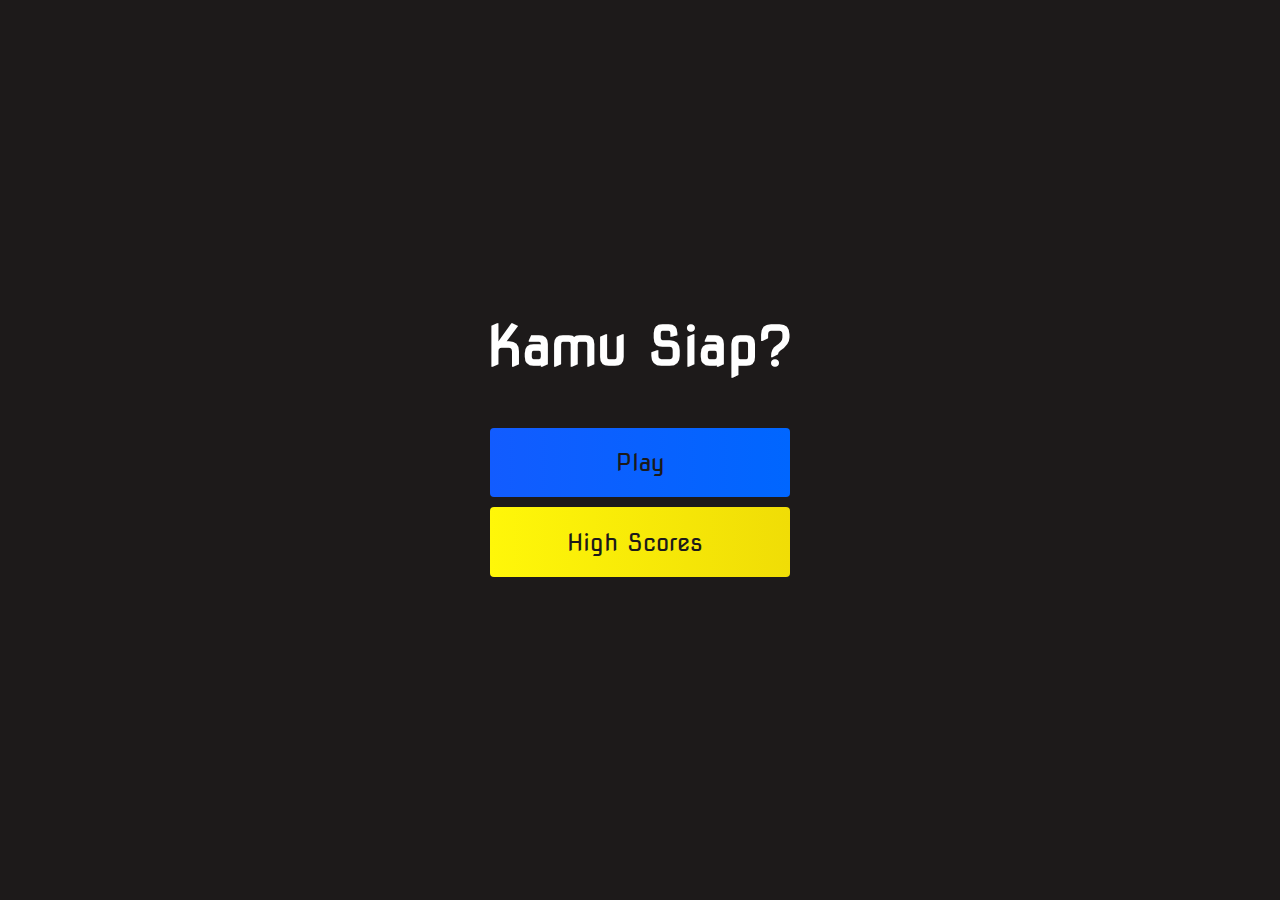
<file: index.html>
<!DOCTYPE html>
<html lang="en">
  <head>
    <meta charset="UTF-8" />
    <meta name="viewport" content="width=device-width, initial-scale=1.0" />
    <title>Home page</title>
    <link rel="stylesheet" href="style.css" />
    <link
      rel="stylesheet"
      href="https://use.fontawesome.com/releases/v5.13.1/css/all.css"
      integrity="sha384-xxzQGERXS00kBmZW/6qxqJPyxW3UR0BPsL4c8ILaIWXva5kFi7TxkIIaMiKtqV1Q"
      crossorigin="anonymous"
    />
  </head>
  <body>
    <div class="container">
      <div id="home" class="flex-column flex-center">
        <h1>Kamu Siap?</h1>
        <a href="/game.html" class="btn">Play</a>
        <a href="/highscores.html" id="highscore-btn" class="btn">High Scores<i class="fas fa-crown"></i></a>
      </div>
    </div>
  </body>
</html>
</file>
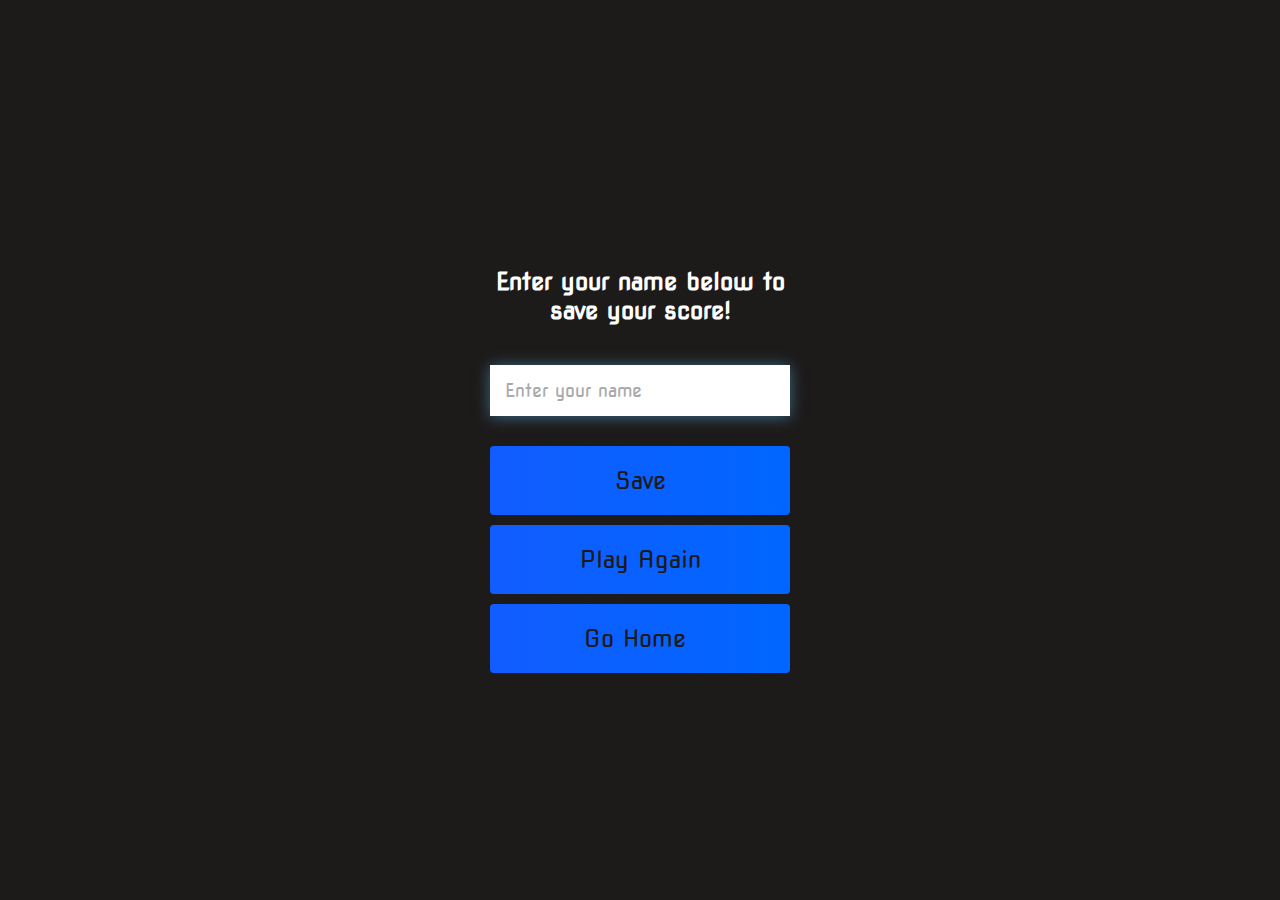
<file: end.html>
<!DOCTYPE html>
<html lang="en">
  <head>
    <meta charset="UTF-8" />
    <meta name="viewport" content="width=device-width, initial-scale=1.0" />
    <title>Document</title>
    <link rel="stylesheet" href="style.css" />
    <link
      rel="stylesheet"
      href="https://use.fontawesome.com/releases/v5.13.1/css/all.css"
      integrity="sha384-xxzQGERXS00kBmZW/6qxqJPyxW3UR0BPsL4c8ILaIWXva5kFi7TxkIIaMiKtqV1Q"
      crossorigin="anonymous"
    />
  </head>
  <body>
    <div class="container">
      <div id="end" class="flex-center flex-column">
        <h1 id="finalScore">0</h1>
        <form class="end-form-container">
          <h2 id="end-text">Enter your name below to save your score!</h2>
          <input type="text" name="name" id="username" placeholder="Enter your name" />
          <button class="btn" id="saveScoreBtn" type="submit" onclick="saveHighScore(event)" disabled>Save</button>
        </form>
        <a href="/game.html" class="btn">Play Again</a>
        <a href="/" class="btn">Go Home<i class="fas fa-home"></i></a>
      </div>
    </div>
    <script src="end.js"></script>
  </body>
</html>
</file>
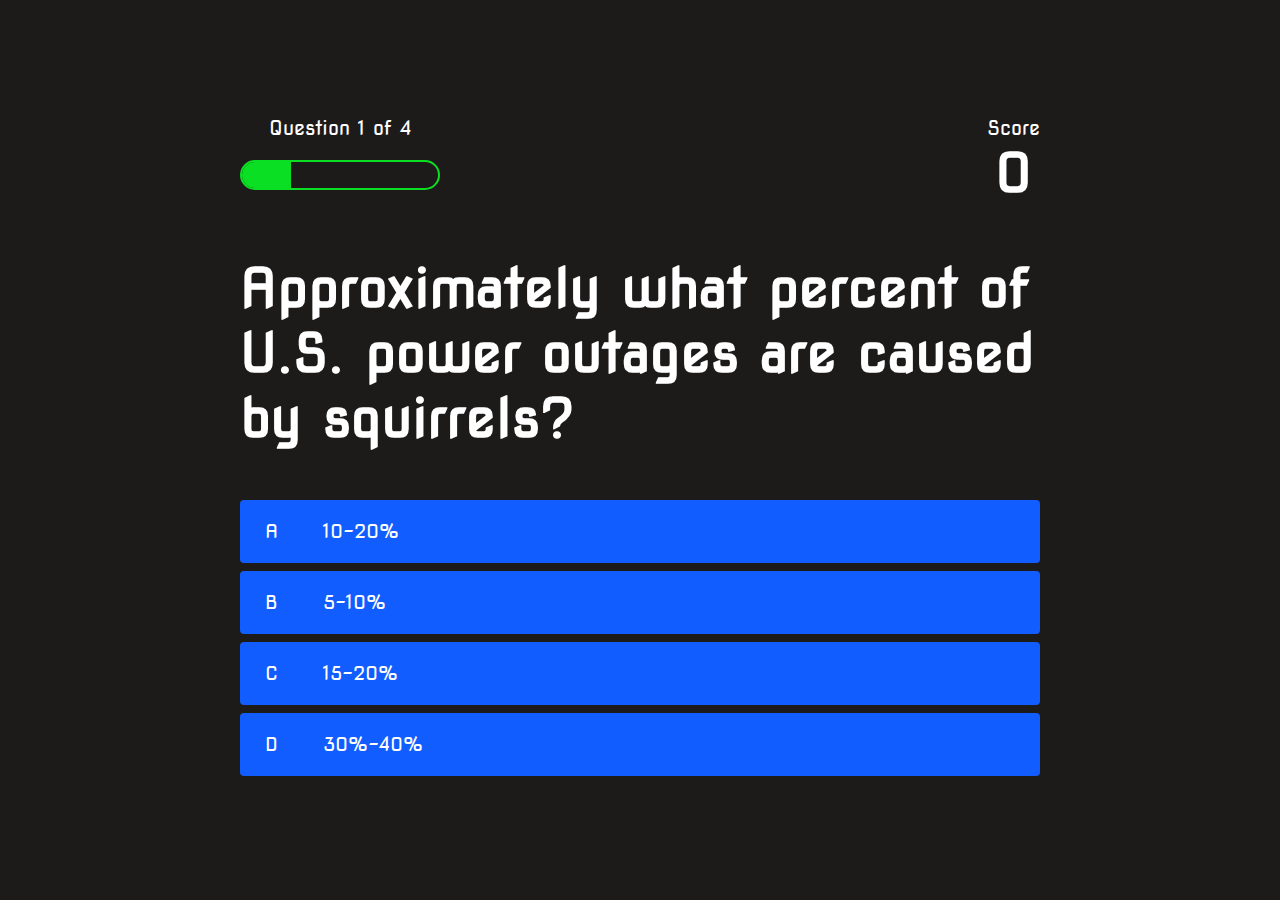
<file: game.html>
<!DOCTYPE html>
<html lang="en">
  <head>
    <meta charset="UTF-8" />
    <meta name="viewport" content="width=device-width, initial-scale=1.0" />
    <title>Quiz Page</title>
    <link rel="stylesheet" href="style.css" />
    <link rel="stylesheet" href="game.css" />
  </head>
  <body>
    <div class="container">
      <div id="game" class="justify-center flex-column">
        <div id="hud">
          <div class="hud-item">
            <p id="progressText" class="hud-prefix">Question</p>
            <div id="progressBar">
              <div id="progressBarFull"></div>
            </div>
          </div>
          <div class="hud-item">
            <p class="hud-prefix">Score</p>
            <h1 class="hud-main-text" id="score">0</h1>
          </div>
        </div>
        <h1 id="question">What is the answer to this question</h1>
        <div class="choice-container">
          <p class="choice-prefix">A</p>
          <p class="choice-text" data-number="1">Choice</p>
        </div>
        <div class="choice-container">
          <p class="choice-prefix">B</p>
          <p class="choice-text" data-number="2">Choice 2</p>
        </div>
        <div class="choice-container">
          <p class="choice-prefix">C</p>
          <p class="choice-text" data-number="3">Choice 3</p>
        </div>
        <div class="choice-container">
          <p class="choice-prefix">D</p>
          <p class="choice-text" data-number="4">Choice 4</p>
        </div>
      </div>
    </div>
    <script src="game.js"></script>
  </body>
</html>
</file>
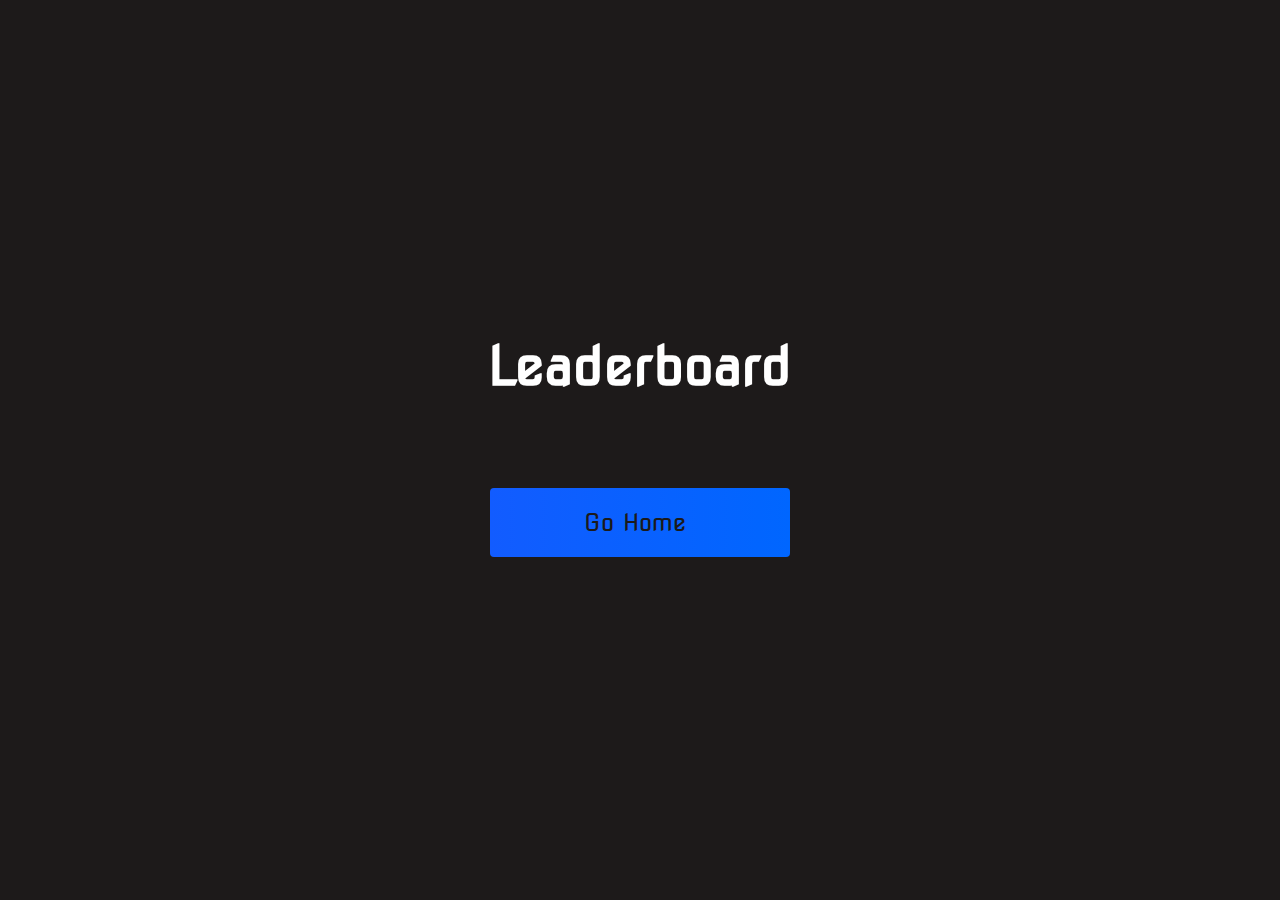
<file: highscores.html>
<!DOCTYPE html>
<html lang="en">
  <head>
    <meta charset="UTF-8" />
    <meta name="viewport" content="width=device-width, initial-scale=1.0" />
    <title>High Scores</title>
    <link rel="stylesheet" href="style.css" />
    <link rel="stylesheet" href="highscores.css" />
    <link
      rel="stylesheet"
      href="https://use.fontawesome.com/releases/v5.13.1/css/all.css"
      integrity="sha384-xxzQGERXS00kBmZW/6qxqJPyxW3UR0BPsL4c8ILaIWXva5kFi7TxkIIaMiKtqV1Q"
      crossorigin="anonymous"
    />
  </head>
  <body>
    <div class="container">
      <div id="highScores" class="flex-center flex-column">
        <h1 id="finalScore">Leaderboard</h1>
        <ul id="highScoresList"></ul>
        <a href="/" class="btn">Go Home<i class="fas fa-home"></i></a>
      </div>
    </div>
    <script src="highscores.js"></script>
  </body>
</html>
</file>
<file: style.css>
@import url('https://fonts.googleapis.com/css2?family=Nova+Square&display=swap');

:root {
  background-color: rgb(29, 26, 26);
}

* {
  box-sizing: border-box;
  margin: 0;
  padding: 0;
  font-size: 62.5%;
  font-family: 'Nova Square', cursive;
}

h1 {
  font-size: 5.4rem;
  color: #fff;
  margin-bottom: 5rem;
}

h2 {
  font-size: 4.2rem;
  margin-bottom: 4rem;
}

.container {
  width: 100vw;
  height: 100vh;
  display: flex;
  justify-content: center;
  align-items: center;
  max-width: 80rem;
  margin: 0 auto;
  padding: 2rem;
}

.flex-column {
  display: flex;
  flex-direction: column;
}

.flex-center {
  justify-content: center;
  align-items: center;
}

.justify-center {
  justify-content: center;
}

.text-center {
  text-align: center;
}

.hidden {
  display: none;
}

.btn {
  font-size: 2.4rem;
  padding: 2rem 0;
  width: 30rem;
  text-align: center;
  margin-bottom: 1rem;
  text-decoration: none;
  color: rgb(28, 26, 26);
  background: linear-gradient(90deg, rgb(18, 92, 255) 0%, rgb(0, 102, 255) 100%);
  border-radius: 4px;
}

.btn:hover {
  cursor: pointer;
  box-shadow: 0 0.4rem 1.4rem 0 rgba(8, 114, 244, 0.6);
  transition: transform 150ms;
  transform: scale(1.03);
}

.btn[disabled]:hover {
  cursor: not-allowed;
  box-shadow: none;
  transform: none;
}

#highscore-btn {
  background: linear-gradient(90deg, rgb(255, 247, 9) 0%, rgb(240, 221, 6) 100%);
}

#highscore-btn:hover {
  box-shadow: 0 0.4rem 1.4rem 0 rgba(255, 255, 0, 0.5);
}

.fa-crown {
  font-size: 2.5rem;
  margin-left: 1rem;
}

/* End Page CSS */
.end-form-container {
  width: 100%;
  display: flex;
  flex-direction: column;
  align-items: center;
  max-width: 30rem;
}

input {
  margin-bottom: 1rem;
  width: 20rem;
  padding: 1.5rem;
  font-size: 1.8rem;
  border: none;
  box-shadow: 0 0.1rem 1.4rem 0 rgba(86, 185, 235, 0.5);
}

input::placeholder {
  color: #aaa;
}

#username {
  margin-bottom: 3rem;
  width: 100%;
  outline: none;
}

#end-text {
  font-size: 2.4rem;
  color: #fff;
  text-align: center;
}

#saveScoreBtn {
  border: none;
}

.fa-home {
  margin-left: 1rem;
  font-size: 2rem;
  color: rgb(28, 26, 26);
}
</file>
<file: game.css>
body {
  color: #fff;
}

.choice-container {
  display: flex;
  margin-bottom: 0.8rem;
  width: 100%;
  border-radius: 4px;
  background: rgb(18, 93, 255);
  font-size: 3rem;
  min-width: 80rem;
}

.choice-container:hover {
  cursor: pointer;
  box-shadow: 0 0.4rem 1.4rem 0 rgba(6, 103, 247, 0.5);
  transform: scale(1.02);
  transform: transform 100ms;
}

.choice-prefix {
  padding: 2rem 2.5rem;
  color: white;
}

.choice-text {
  padding: 2rem;
  width: 100%;
}

.correct {
  background: linear-gradient(32deg, rgba(11, 223, 36) 0%, rgb(41, 232, 111) 100%);
}

.incorrect {
  background: linear-gradient(32deg, rgba(230, 29, 29, 1) 0%, rgb(224, 11, 11, 1) 100%);
}

/* Heads up Display */
#hud {
  display: flex;
  justify-content: space-between;
}

.hud-prefix {
  text-align: center;
  font-size: 2rem;
}

.hud-main-text {
  text-align: center;
}

#progressBar {
  width: 20rem;
  height: 3rem;
  border: 0.2rem solid rgb(11, 223, 36);
  margin-top: 2rem;
  border-radius: 50px;
  overflow: hidden;
}

#progressBarFull {
  height: 100%;
  background: rgb(11, 223, 36);
  width: 0%;
}

@media screen and (max-width: 768px) {
  .choice-container {
    min-width: 40rem;
  }
}
</file>
<file: highscores.css>
body {
  color: #fff;
}

#highScoresList {
  list-style: none;
  margin-bottom: 4rem;
}

.high-score {
  font-size: 2.8rem;
  margin-bottom: 0.5rem;
}
</file>
